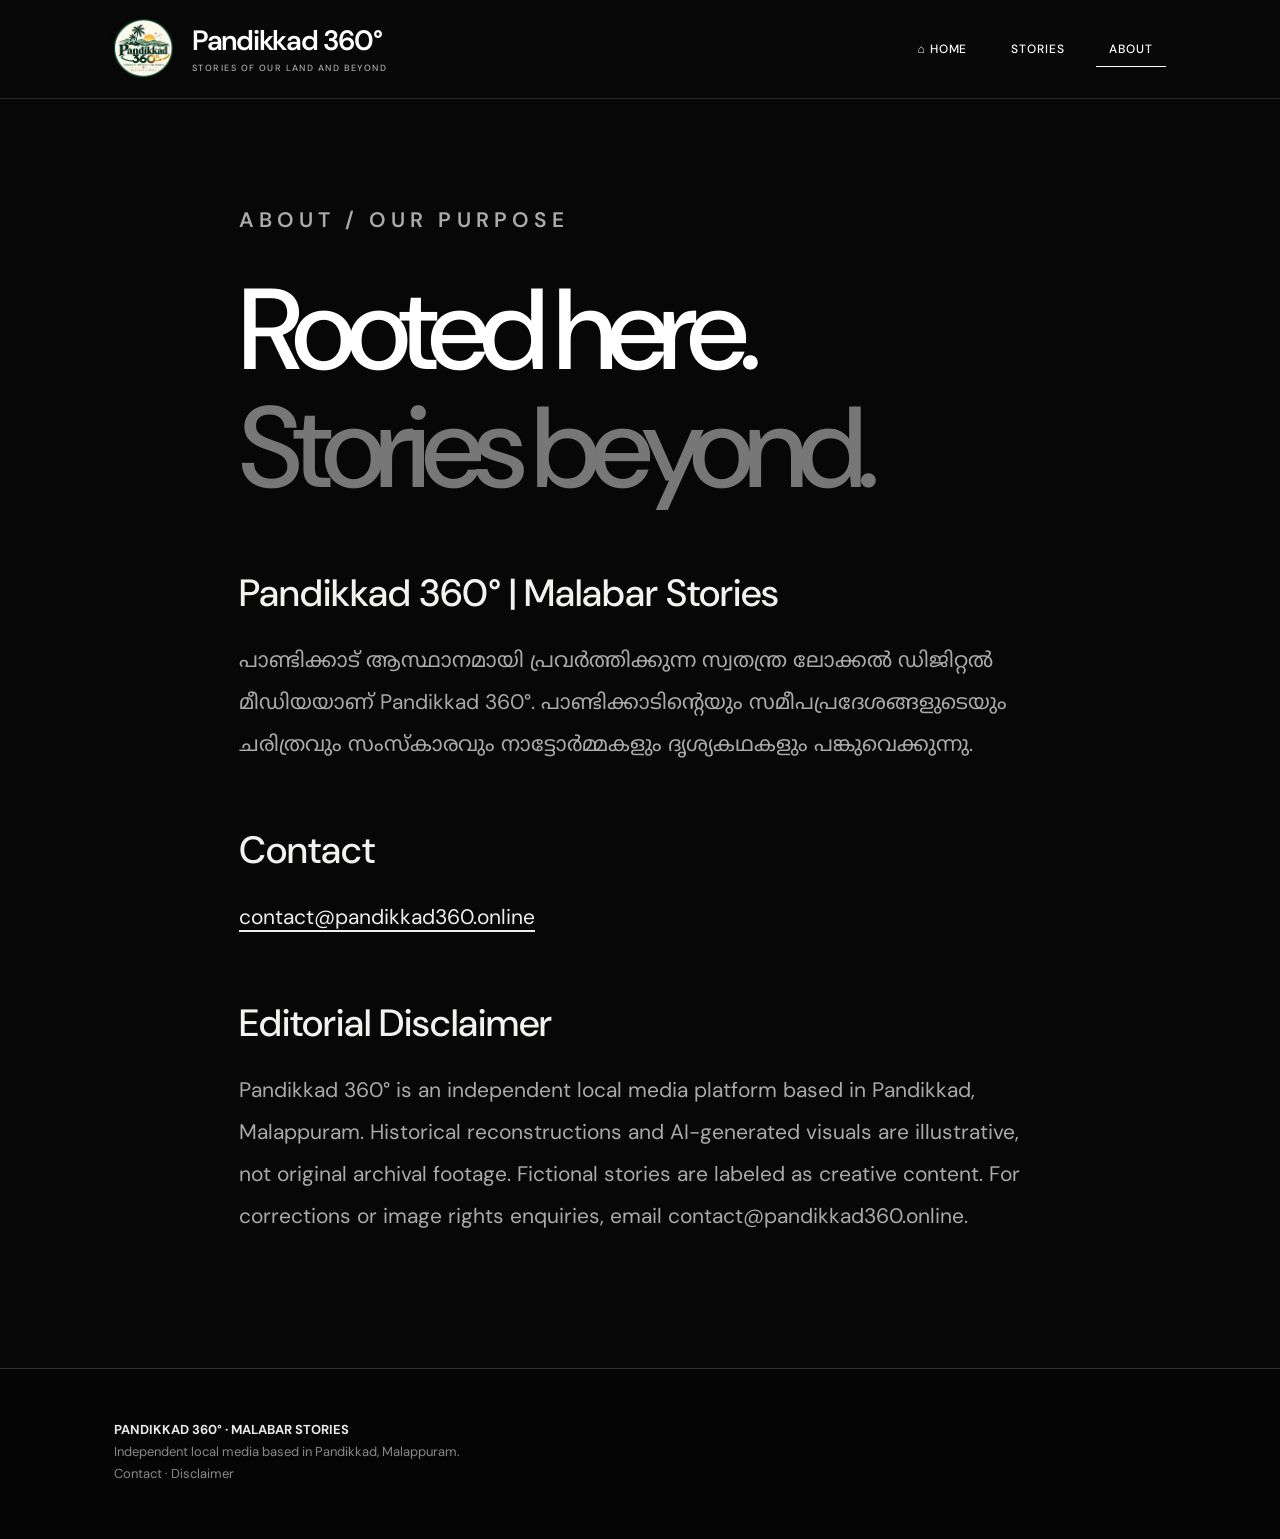
<file: about/index.html>
<!doctype html><html lang="ml"><head><meta charset="utf-8"><meta name="viewport" content="width=device-width,initial-scale=1"><title>About | Pandikkad 360°</title><link rel="stylesheet" href="/style.css"><link rel="stylesheet" href="/editorial-preview.css"></head><body><header class="header"><div class="container header-inner"><a class="identity" href="/"><img src="/assets/logo.png" alt="Pandikkad 360 logo"><div class="brand"><h1>Pandikkad 360°</h1><p class="reveal">STORIES OF OUR LAND AND BEYOND</p><small>── MALABAR STORIES ──</small></div></a><nav class="nav"><a href="/" class="">⌂ Home</a><a href="/stories/" class="">Stories</a><a href="/about/" class="active">About</a></nav></div></header><main><section class="editorial-subpage"><div class="container editorial-about"><p class="editorial-kicker reveal">ABOUT / OUR PURPOSE</p><h1 class="editorial-section-heading reveal">Rooted here.<br><em>Stories beyond.</em></h1><h2 class="reveal">Pandikkad 360° | Malabar Stories</h2><p class="reveal">പാണ്ടിക്കാട് ആസ്ഥാനമായി പ്രവർത്തിക്കുന്ന സ്വതന്ത്ര ലോക്കൽ ഡിജിറ്റൽ മീഡിയയാണ് Pandikkad 360°. പാണ്ടിക്കാടിന്റെയും സമീപപ്രദേശങ്ങളുടെയും ചരിത്രവും സംസ്കാരവും നാട്ടോർമ്മകളും ദൃശ്യകഥകളും പങ്കുവെക്കുന്നു.</p><h2 class="reveal">Contact</h2><p class="reveal"><a href="mailto:contact@pandikkad360.online">contact@pandikkad360.online</a></p><h2 class="reveal" id="disclaimer">Editorial Disclaimer</h2><p lang="en">Pandikkad 360° is an independent local media platform based in Pandikkad, Malappuram. Historical reconstructions and AI-generated visuals are illustrative, not original archival footage. Fictional stories are labeled as creative content. For corrections or image rights enquiries, email contact@pandikkad360.online.</p></div></section><script src="/editorial-motion.js" defer></script></main><footer class="foot"><div class="container"><b>PANDIKKAD 360° · MALABAR STORIES</b><p class="reveal">Independent local media based in Pandikkad, Malappuram.</p><p class="reveal"><a href="mailto:contact@pandikkad360.online">Contact</a> · <a href="/about/#disclaimer">Disclaimer</a></p></div></footer></body></html>
</file>
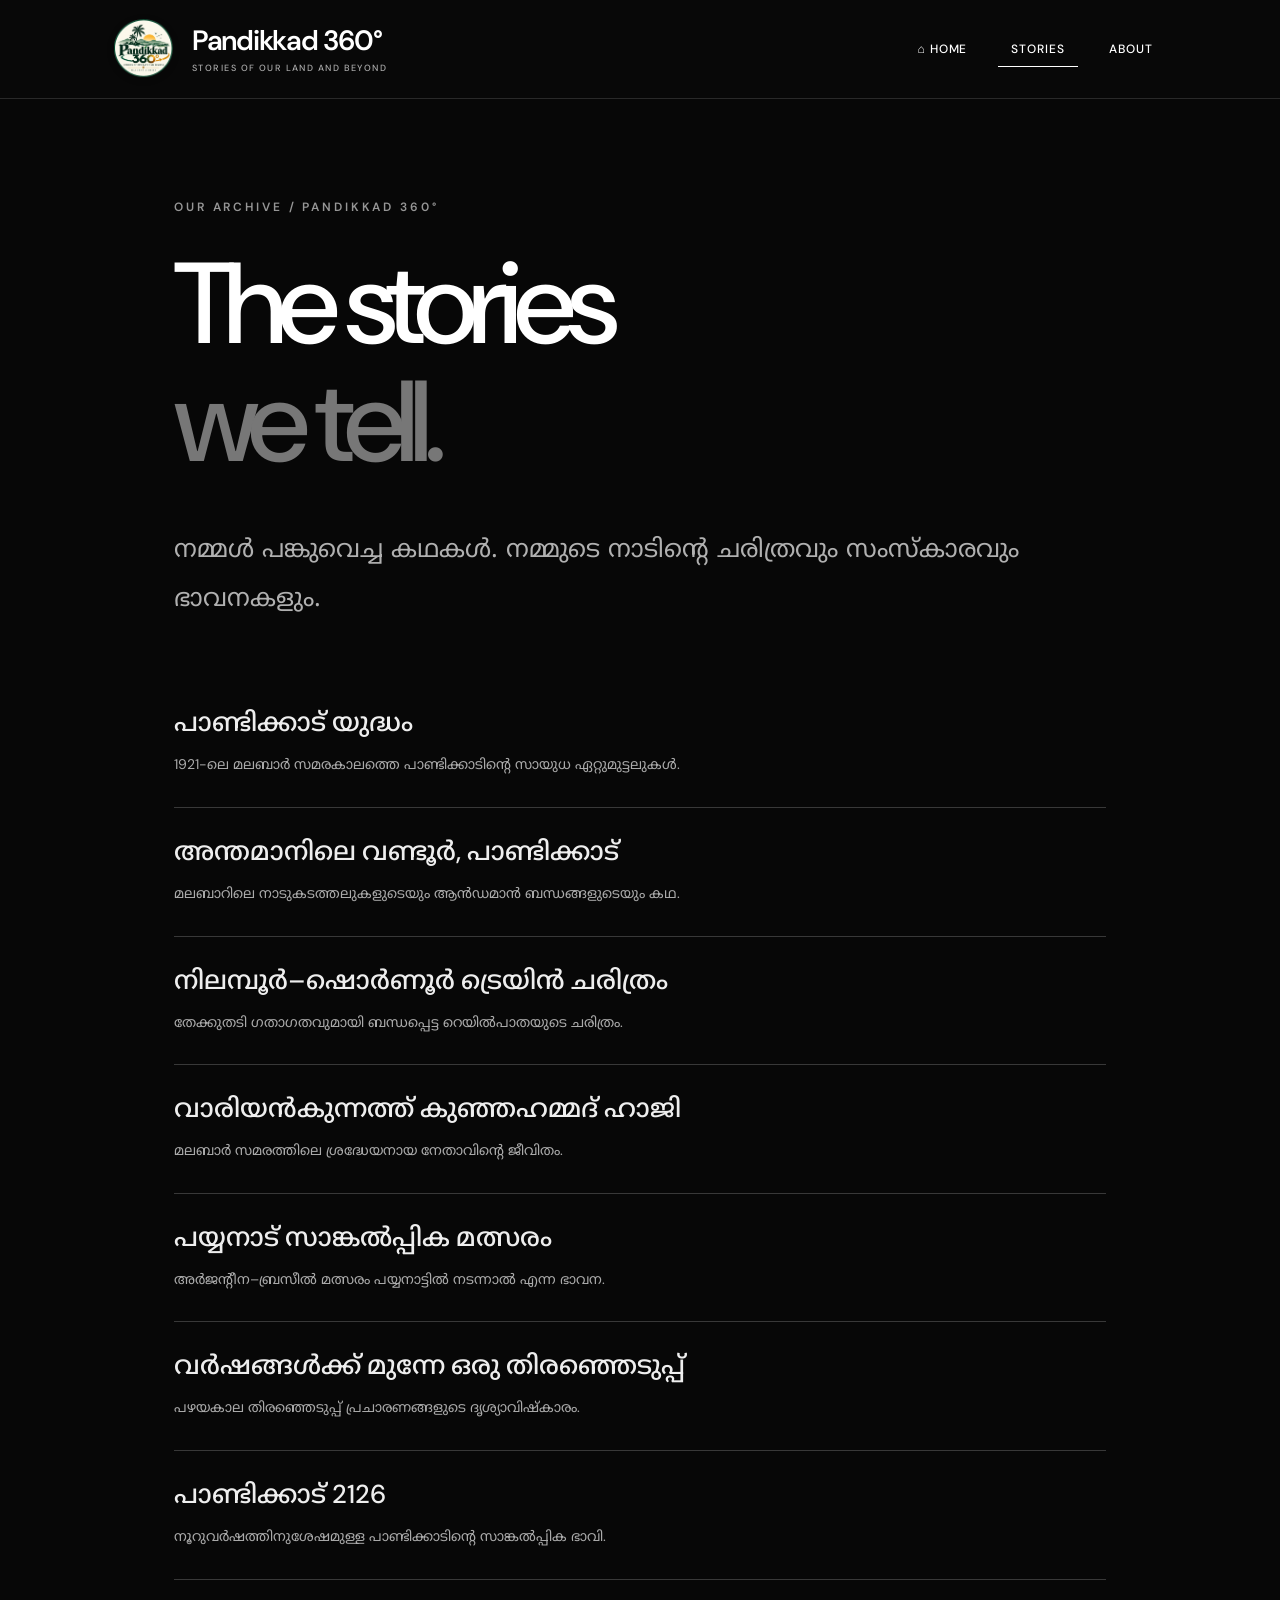
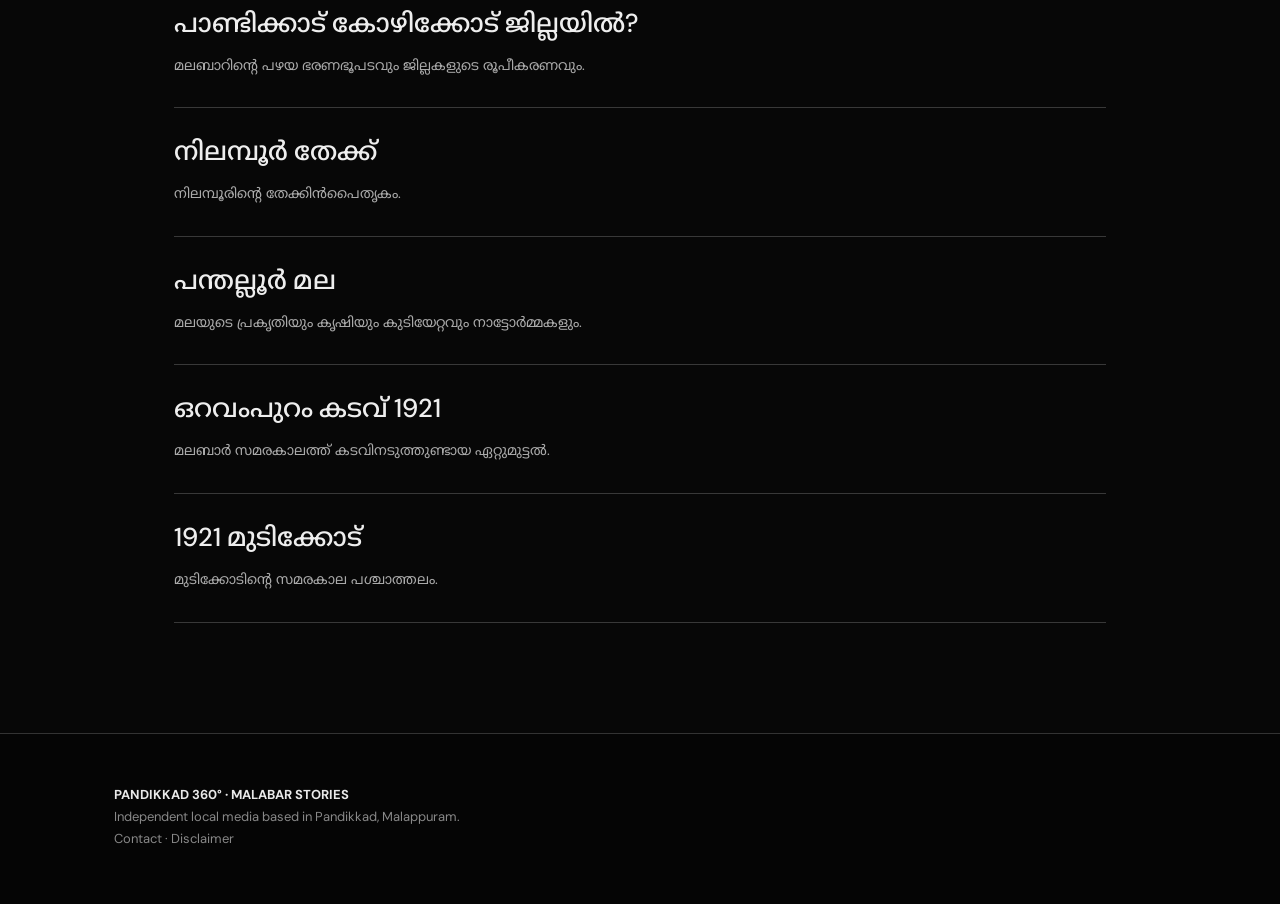
<file: stories/index.html>
<!doctype html><html lang="ml"><head><meta charset="utf-8"><meta name="viewport" content="width=device-width,initial-scale=1"><title>Stories | Pandikkad 360°</title><link rel="stylesheet" href="/style.css"><link rel="stylesheet" href="/editorial-preview.css"></head><body><header class="header"><div class="container header-inner"><a class="identity" href="/"><img src="/assets/logo.png" alt="Pandikkad 360 logo"><div class="brand"><h1>Pandikkad 360°</h1><p>STORIES OF OUR LAND AND BEYOND</p><small>── MALABAR STORIES ──</small></div></a><nav class="nav"><a href="/" class="">⌂ Home</a><a href="/stories/" class="active">Stories</a><a href="/about/" class="">About</a></nav></div></header><main><section class="editorial-subpage"><div class="container editorial-archive"><p class="editorial-kicker reveal">OUR ARCHIVE / PANDIKKAD 360°</p><h1 class="editorial-section-heading reveal">The stories<br><em>we tell.</em></h1><p class="editorial-mal reveal">നമ്മൾ പങ്കുവെച്ച കഥകൾ. നമ്മുടെ നാടിന്റെ ചരിത്രവും സംസ്കാരവും ഭാവനകളും.</p><div class="story reveal"><h3>പാണ്ടിക്കാട് യുദ്ധം</h3><p>1921-ലെ മലബാർ സമരകാലത്തെ പാണ്ടിക്കാടിന്റെ സായുധ ഏറ്റുമുട്ടലുകൾ.</p></div><div class="story reveal"><h3>അന്തമാനിലെ വണ്ടൂർ, പാണ്ടിക്കാട്</h3><p>മലബാറിലെ നാടുകടത്തലുകളുടെയും ആൻഡമാൻ ബന്ധങ്ങളുടെയും കഥ.</p></div><div class="story reveal"><h3>നിലമ്പൂർ–ഷൊർണൂർ ട്രെയിൻ ചരിത്രം</h3><p>തേക്കുതടി ഗതാഗതവുമായി ബന്ധപ്പെട്ട റെയിൽപാതയുടെ ചരിത്രം.</p></div><div class="story reveal"><h3>വാരിയൻകുന്നത്ത് കുഞ്ഞഹമ്മദ് ഹാജി</h3><p>മലബാർ സമരത്തിലെ ശ്രദ്ധേയനായ നേതാവിന്റെ ജീവിതം.</p></div><div class="story reveal"><h3>പയ്യനാട് സാങ്കൽപ്പിക മത്സരം</h3><p>അർജന്റീന–ബ്രസീൽ മത്സരം പയ്യനാട്ടിൽ നടന്നാൽ എന്ന ഭാവന.</p></div><div class="story reveal"><h3>വർഷങ്ങൾക്ക് മുന്നേ ഒരു തിരഞ്ഞെടുപ്പ്</h3><p>പഴയകാല തിരഞ്ഞെടുപ്പ് പ്രചാരണങ്ങളുടെ ദൃശ്യാവിഷ്കാരം.</p></div><div class="story reveal"><h3>പാണ്ടിക്കാട് 2126</h3><p>നൂറുവർഷത്തിനുശേഷമുള്ള പാണ്ടിക്കാടിന്റെ സാങ്കൽപ്പിക ഭാവി.</p></div><div class="story reveal"><h3>പാണ്ടിക്കാട് കോഴിക്കോട് ജില്ലയിൽ?</h3><p>മലബാറിന്റെ പഴയ ഭരണഭൂപടവും ജില്ലകളുടെ രൂപീകരണവും.</p></div><div class="story reveal"><h3>നിലമ്പൂർ തേക്ക്</h3><p>നിലമ്പൂരിന്റെ തേക്കിൻപൈതൃകം.</p></div><div class="story reveal"><h3>പന്തല്ലൂർ മല</h3><p>മലയുടെ പ്രകൃതിയും കൃഷിയും കുടിയേറ്റവും നാട്ടോർമ്മകളും.</p></div><div class="story reveal"><h3>ഒറവംപുറം കടവ് 1921</h3><p>മലബാർ സമരകാലത്ത് കടവിനടുത്തുണ്ടായ ഏറ്റുമുട്ടൽ.</p></div><div class="story reveal"><h3>1921 മുടിക്കോട്</h3><p>മുടിക്കോടിന്റെ സമരകാല പശ്ചാത്തലം.</p></div></div></section><script src="/editorial-motion.js" defer></script></main><footer class="foot"><div class="container"><b>PANDIKKAD 360° · MALABAR STORIES</b><p>Independent local media based in Pandikkad, Malappuram.</p><p><a href="mailto:contact@pandikkad360.online">Contact</a> · <a href="/about/#disclaimer">Disclaimer</a></p></div></footer></body></html>
</file>
<file: style.css>
@import url('https://fonts.googleapis.com/css2?family=Noto+Sans+Malayalam:wght@400;600;700;800&display=swap');*{box-sizing:border-box}html{scroll-behavior:smooth}body{margin:0;color:#153e32;background:#f6f7f2;font-family:'Noto Sans Malayalam',Arial,sans-serif}a{text-decoration:none;color:inherit}.container{max-width:1170px;margin:auto;padding:0 24px}.header{background:linear-gradient(115deg,#002f25,#062d25 70%,#123d2e);color:white;position:relative;z-index:3}.header-inner{display:flex;align-items:center;justify-content:space-between;gap:28px;min-height:140px}.identity{display:flex;align-items:center;gap:18px}.identity img{width:116px;height:116px;object-fit:contain;filter:drop-shadow(0 2px 3px #0004)}.brand h1{font-family:Georgia,serif;font-size:clamp(28px,3.4vw,47px);margin:0;white-space:nowrap;font-weight:700}.brand p{font-size:11px;letter-spacing:2.5px;margin:3px 0;color:#e6e5d4}.brand small{color:#e9bd69;letter-spacing:3px;font-size:11px}.nav{display:flex;gap:18px;align-items:center}.nav a{padding:12px 20px;border-radius:50px;font:700 15px Arial,sans-serif}.nav a.active{background:#f4c967;color:#123b2e}.hero{height:min(690px,68vw);min-height:460px;position:relative;background:#173f30;overflow:hidden}.photo-strip{position:absolute;inset:0;display:flex;width:100%;transition:transform 1.5s cubic-bezier(.2,.8,.2,1)}.photo{position:relative;flex:1 0 15%;margin-left:-2%;overflow:hidden;transform:skewX(-9deg);border-right:3px solid #fff8;min-width:0}.photo:first-child{margin-left:-4%}.photo img{width:160%;height:100%;max-width:none;object-fit:cover;transform:skewX(9deg) translateX(-15%);filter:saturate(1.07) contrast(1.06)}.hero:after{content:'';position:absolute;inset:40% 0 0;background:linear-gradient(transparent,#062b24e8 87%);pointer-events:none}.hero-copy{position:absolute;z-index:2;bottom:58px;left:20px;right:20px;text-align:center;color:white;text-shadow:0 2px 10px #09281b}.hero-copy h2{font-size:clamp(25px,4.5vw,53px);margin:0 0 8px}.hero-copy h2 em{font-style:normal;color:#f4c66d}.hero-copy p{font-size:clamp(13px,2vw,21px);margin:0}.control{position:absolute;z-index:3;top:56%;transform:translateY(-50%);width:48px;height:48px;border-radius:50%;border:1px solid #fff7;color:white;background:#102b28bb;font-size:30px;cursor:pointer}.prev{left:20px}.next{right:20px}.dots{position:absolute;z-index:3;bottom:20px;left:0;right:0;display:flex;justify-content:center;gap:10px}.dots button{width:9px;height:9px;padding:0;border:0;border-radius:50%;background:#ffffff7a;cursor:pointer}.dots button.active{background:#eec46a}.eyebrow{font:700 11px Arial,sans-serif;letter-spacing:2px;color:#a4783b}.section{padding:70px 0}.section h2{font-size:clamp(27px,3.7vw,39px);margin:14px 0 22px}.section p{line-height:2.15}.white{background:white}.map{height:380px;border-radius:12px;overflow:hidden;border:1px solid #d8e4d9}.cards{display:grid;grid-template-columns:repeat(3,1fr);gap:17px}.card{background:white;border:1px solid #e2e9e1;border-radius:10px;padding:22px}.card h3{font-size:18px;margin:0 0 10px}.card p{font-size:13px;color:#5d7567}.btn{display:inline-block;background:#e9c179;color:#153a2d;padding:12px 22px;border-radius:5px;font-weight:700}.foot{background:#082a20;color:#d8e6dc;padding:30px 0;font-size:13px}.foot p{margin:5px 0;color:#b4c4b7}.archive{max-width:920px}.story{padding:18px 0;border-bottom:1px solid #d9e4da}.story h3{margin:0}.story p{font-size:14px;margin:3px 0}.article{max-width:900px}.article p{font-size:16px}.map-note{font-size:12px;color:#6d7b70}@media(max-width:850px){.header-inner{min-height:105px}.identity img{width:78px;height:78px}.brand h1{font-size:28px}.brand p,.brand small{font-size:8px;letter-spacing:1px}.nav{gap:2px}.nav a{padding:10px;font-size:12px}.cards{grid-template-columns:repeat(2,1fr)}}@media(max-width:580px){.header-inner{flex-wrap:wrap;padding-top:10px;padding-bottom:10px;gap:5px}.identity img{width:68px;height:68px}.brand h1{font-size:24px}.nav{width:100%;justify-content:space-around}.hero{min-height:440px;height:65vh;max-height:650px}.photo{flex-basis:34%;margin-left:-5%}.hero-copy{bottom:62px}.hero-copy h2{font-size:27px}.hero-copy p{font-size:13px}.control{width:35px;height:35px;font-size:24px}.prev{left:8px}.next{right:8px}.section{padding:42px 0}.cards{grid-template-columns:1fr}}
</file>
<file: editorial-preview.css>
@import url('https://fonts.googleapis.com/css2?family=DM+Sans:wght@400;500;600;700&family=Noto+Sans+Malayalam:wght@400;500;600;700&display=swap');
:root{color-scheme:dark}body{background:#080808;color:#f2f2f0;font-family:'DM Sans','Noto Sans Malayalam',sans-serif}a{transition:opacity .2s}a:hover{opacity:.75}.container{max-width:1100px}.header{background:#080808;border-bottom:1px solid #292929}.header-inner{min-height:98px}.identity img{width:60px;height:60px}.brand h1{font:600 clamp(20px,2.4vw,28px) 'DM Sans',sans-serif;letter-spacing:-.045em}.brand p{font:500 9px 'DM Sans',sans-serif;letter-spacing:.16em;color:#aaa}.brand small{display:none}.nav a{font:500 12px 'DM Sans',sans-serif;letter-spacing:.08em;text-transform:uppercase;border-radius:0;padding:9px 13px}.nav a.active{background:transparent;color:#fff;border-bottom:1px solid #fff}.editorial-hero{background:#050505;color:#fff;min-height:90vh;padding:64px 0 80px}.editorial-content{max-width:1060px}.edition-line{display:flex;justify-content:space-between;gap:15px;font-size:10px;letter-spacing:.22em;color:#969696}.editorial-title{font:500 clamp(52px,10.3vw,145px)/.95 'DM Sans',sans-serif;letter-spacing:-.075em;margin:70px 0 17px;white-space:nowrap}.editorial-title span{color:#b6b6b6}.editorial-tagline{font:500 clamp(15px,2.5vw,22px) 'DM Sans',sans-serif;letter-spacing:.025em}.editorial-rule{height:1px;background:#444;margin:58px 0 48px}.editorial-hero h2{font:500 clamp(28px,4vw,47px)/1.65 'Noto Sans Malayalam',sans-serif;letter-spacing:-.045em;margin:0 0 30px}.editorial-hero h2 em{font-style:normal;color:#a8a8a8}.editorial-lead{font:400 clamp(16px,2.2vw,22px)/1.95 'Noto Sans Malayalam','DM Sans',sans-serif;color:#a8a8a8;max-width:830px;margin:0 0 27px}.editorial-actions{display:flex;gap:28px;flex-wrap:wrap;margin:48px 0 45px}.editorial-actions a{border:1px solid #7c7c7c;padding:17px 20px;font:600 12px 'DM Sans',sans-serif;letter-spacing:.08em;display:flex;align-items:center;gap:25px}.editorial-actions span{font-size:18px}.editorial-social{display:flex;gap:25px;flex-wrap:wrap}.editorial-social a{font:600 12px 'DM Sans',sans-serif;letter-spacing:.13em}.editorial-scroll{font:500 10px 'DM Sans',sans-serif;color:#777;letter-spacing:.22em;margin-top:95px;display:flex;justify-content:space-between;border-top:1px solid #333;padding-top:20px}.editorial-scroll span{font-size:22px}.section,.section.white{background:#0b0b0b;color:#efefef;border-top:1px solid #242424}.section{padding:88px 0}.section h2{font-weight:500;letter-spacing:-.025em}.section p{color:#b0b0b0}.eyebrow{color:#8e8e8e;letter-spacing:.2em}.card{background:#111;border:1px solid #383838;border-radius:0;padding:32px}.card h3{color:#fff}.card p{color:#a4a4a4}.btn{background:#eaeaea;color:#090909;border-radius:0}.map{border-radius:0;filter:grayscale(.9)}.map-note{color:#777!important}.foot{background:#050505;color:#e9e9e9;border-top:1px solid #333;padding:52px 0}.foot p{color:#888}.community{background:#090909!important;color:#eee!important}.community:before,.community:after{display:none!important}.community-story{border-radius:0!important;box-shadow:none!important;background:#171717!important;color:#f3f3f3!important;border:1px solid #383838!important}.community-story *{color:inherit}.community-story input,.community-story textarea{background:#101010!important;color:#fff!important;border:1px solid #555!important}.community-story button{background:#f1f1f1!important;color:#111!important;border-radius:0!important}.community .eyebrow{color:#aaa!important}
@media(max-width:700px){.container{padding:0 24px}.header-inner{min-height:84px}.identity img{width:44px;height:44px}.brand h1{font-size:20px}.brand p{font-size:7px}.nav a{font-size:10px;padding:9px}.editorial-hero{padding:46px 0 60px;min-height:auto}.edition-line{font-size:8px;line-height:1.8}.edition-line span:last-child{text-align:right}.editorial-title{font-size:clamp(40px,10.4vw,75px);margin:65px 0 20px;letter-spacing:-.07em}.editorial-tagline{font-size:15px}.editorial-rule{margin:50px 0 39px}.editorial-hero h2{font-size:27px;line-height:1.7}.editorial-lead{font-size:16px;line-height:2}.editorial-actions{gap:12px}.editorial-actions a{width:100%;justify-content:space-between}.editorial-social{gap:18px}.editorial-social a{font-size:11px}.editorial-scroll{margin-top:75px}.section{padding:65px 0}.cards{grid-template-columns:1fr}.community{padding:70px 0!important}}
@media(max-width:420px){.editorial-title{font-size:10.1vw}.header-inner{gap:12px}.brand h1{font-size:18px}.nav{gap:4px}}
/* Three-section editorial landing and scroll reveal */
.editorial-hero{min-height:100svh;display:flex;align-items:center}.editorial-panel{background:#090909;border-top:1px solid #292929;min-height:88svh;padding:clamp(90px,11vw,160px) 0;display:flex;align-items:center}.editorial-final{background:#050505}.editorial-kicker{font:600 12px 'DM Sans',sans-serif;letter-spacing:.24em;color:#969696;margin:0 0 54px}.editorial-section-heading{font:500 clamp(62px,11vw,146px)/1.03 'DM Sans',sans-serif;letter-spacing:-.075em;margin:0 0 38px;color:#fff}.editorial-section-heading em{font-style:normal;color:#777}.editorial-mal{max-width:770px;color:#b0b0b0;font:400 clamp(18px,2.4vw,25px)/1.95 'Noto Sans Malayalam',sans-serif;margin:0 0 55px}.editorial-storylist{max-width:850px;margin:40px 0 45px}.editorial-storylist a{border-top:1px solid #444;display:grid;grid-template-columns:48px 1fr 30px;align-items:center;gap:14px;padding:26px 0}.editorial-storylist a:last-child{border-bottom:1px solid #444}.editorial-storylist span{color:#777;font:500 12px 'DM Sans',sans-serif}.editorial-storylist strong{font:500 clamp(17px,2.5vw,24px) 'Noto Sans Malayalam',sans-serif}.editorial-storylist b{font-size:22px;font-weight:400}.editorial-textlink{display:inline-flex;align-items:center;gap:40px;border-bottom:1px solid #f0f0f0;padding:12px 0;font:600 13px 'DM Sans',sans-serif;letter-spacing:.11em}.editorial-textlink span{font-size:21px}.editorial-contact{display:flex;flex-wrap:wrap;gap:25px 42px;margin:60px 0 110px}.editorial-contact a{font:600 13px 'DM Sans',sans-serif;letter-spacing:.12em;border-bottom:1px solid #ddd;padding-bottom:12px}.editorial-outro{border-top:1px solid #444;padding-top:24px;display:flex;justify-content:space-between;gap:20px;font:600 14px 'DM Sans',sans-serif;letter-spacing:.12em}.editorial-outro span{font-size:10px;color:#aaa}.reveal{opacity:0;transform:translate3d(0,32px,0);filter:blur(5px);transition:opacity .85s cubic-bezier(.2,.7,.2,1),transform .85s cubic-bezier(.2,.7,.2,1),filter .85s;transition-delay:var(--reveal-delay,0ms)}.reveal.is-visible{opacity:1;transform:none;filter:none}@media(max-width:700px){.editorial-hero{min-height:88svh}.editorial-panel{min-height:75svh;padding:95px 0}.editorial-kicker{margin-bottom:38px}.editorial-section-heading{font-size:clamp(56px,13vw,90px)}.editorial-mal{font-size:17px}.editorial-storylist a{grid-template-columns:25px 1fr 20px;gap:10px;padding:23px 0}.editorial-contact{display:grid;gap:25px;margin:50px 0 90px}.editorial-outro{flex-direction:column}.editorial-outro span{font-size:9px}}@media(prefers-reduced-motion:reduce){.reveal{opacity:1;transform:none;filter:none;transition:none}}

/* Original moving photo collection, refined for monochrome editorial design */
.editorial-gallery{background:#050505;padding:28px 0 52px;border-top:1px solid #252525}.gallery-heading,.gallery-caption{display:flex;justify-content:space-between;gap:18px;color:#aaa;font:600 11px 'DM Sans','Noto Sans Malayalam',sans-serif;letter-spacing:.16em;padding:20px 0 25px}.gallery-caption{padding:24px 0 0;font-size:10px;color:#777}.editorial-gallery-hero{height:clamp(330px,48vw,590px);min-height:330px;max-height:none;background:#111}.editorial-gallery-hero .photo{border-right:3px solid #050505}.editorial-gallery-hero .photo img{filter:saturate(.77) contrast(1.08);transition:filter .5s}.editorial-gallery-hero .photo:hover img{filter:saturate(1) contrast(1.05)}.editorial-gallery-hero:after{background:linear-gradient(transparent 72%,#05050580 100%)}.editorial-gallery-hero .control{border:1px solid #ffffff9e;background:#090909bd}.editorial-gallery-hero .dots button.active{background:#fff}@media(max-width:580px){.editorial-gallery{padding-top:14px;padding-bottom:36px}.gallery-heading,.gallery-caption{font-size:9px;letter-spacing:.06em}.editorial-gallery-hero{height:390px;min-height:390px}.editorial-gallery-hero .photo{flex-basis:34%}}
/* Shared editorial archive and about pages */
.editorial-subpage{background:#070707;min-height:75svh;padding:100px 0 110px}.editorial-subpage .editorial-kicker{margin-bottom:30px}.editorial-subpage .editorial-section-heading{font-size:clamp(56px,9vw,115px);margin-bottom:45px}.editorial-subpage .editorial-mal{max-width:900px}.editorial-archive{max-width:980px}.editorial-archive .story{border-bottom:1px solid #383838;padding:26px 0}.editorial-archive .story:first-child{border-top:1px solid #383838}.editorial-archive .story h3{font-size:clamp(18px,2.5vw,26px);font-weight:500;color:#eee}.editorial-archive .story p{color:#aaa;line-height:1.9;margin-top:10px}.editorial-about{max-width:850px}.editorial-about p{color:#aaa;font-size:clamp(16px,2vw,21px);line-height:2}.editorial-about h2{font-size:clamp(25px,3vw,38px);font-weight:500;margin:60px 0 15px}.editorial-about a{color:#eee;text-decoration:underline;text-underline-offset:6px}@media(max-width:700px){.editorial-subpage{padding:72px 0 85px}}

/* Pandikkad map in the originally marked top position */
.editorial-map-wrap{margin:30px 0 12px;border:1px solid #414141;background:#171717;overflow:hidden}.editorial-map{height:clamp(230px,30vw,335px);width:100%;filter:grayscale(.92) contrast(1.05)}.editorial-map .leaflet-control-attribution{font:10px Arial,sans-serif}.editorial-map .pandikkad-label{background:#080808;color:#fff;border:1px solid #fff;border-radius:0;box-shadow:none;font:700 11px 'DM Sans',Arial,sans-serif;letter-spacing:.1em;padding:6px 9px}.editorial-map .pandikkad-label:before{border-top-color:#080808!important}.editorial-map .leaflet-control-zoom a{background:#111;color:#fff;border-color:#555}@media(max-width:700px){.editorial-map-wrap{margin:25px 0 12px}.editorial-map{height:235px}}
</file>
